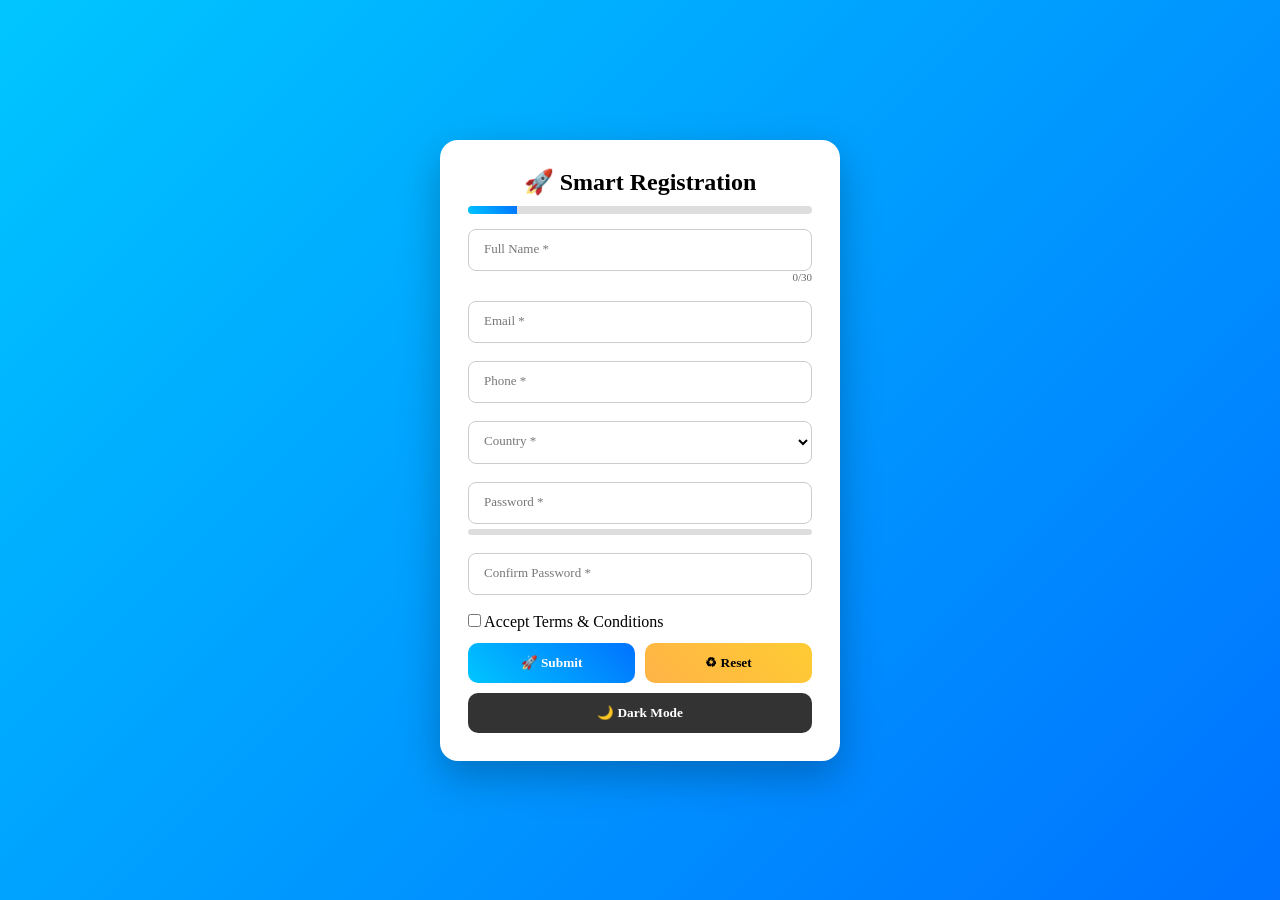
<file: index.html>
<!DOCTYPE html>
<html lang="en">
<head>
<meta charset="UTF-8">
<meta name="viewport" content="width=device-width, initial-scale=1.0">
<title>Professional Smart Form</title>

<style>
*{margin:0;padding:0;box-sizing:border-box;font-family:Poppins}

body{
height:100vh;
display:flex;
justify-content:center;
align-items:center;
background:linear-gradient(135deg,#00c6ff,#0072ff);
transition:.4s;
}

body.dark{
background:linear-gradient(135deg,#141e30,#243b55);
color:#fff;
}

.container{
width:400px;
background:#fff;
padding:28px;
border-radius:18px;
box-shadow:0 15px 40px rgba(0,0,0,.25);
}

body.dark .container{background:#1f1f1f}

h2{text-align:center;margin-bottom:10px}

/* Progress Bar */
.progress{
height:8px;
background:#ddd;
border-radius:10px;
margin-bottom:15px;
overflow:hidden;
}
.progress-bar{
height:100%;
width:0%;
background:linear-gradient(45deg,#00c6ff,#0072ff);
transition:.3s;
}

/* Floating Inputs */
.field{position:relative;margin-bottom:18px}

.field input,.field select{
width:100%;
padding:12px;
border-radius:8px;
border:1px solid #ccc;
outline:none;
background:none;
}

.field label{
position:absolute;
top:12px;
left:12px;
font-size:13px;
color:#777;
transition:.3s;
background:#fff;
padding:0 4px;
}

body.dark .field label{background:#1f1f1f}

.field input:focus+label,
.field input:not(:placeholder-shown)+label,
.field select:focus+label{
top:-8px;
font-size:11px;
color:#0072ff;
}

/* Strength */
.strength{height:6px;background:#ddd;border-radius:6px;margin-top:5px}
.bar{height:100%;width:0%;background:red}

/* Buttons */
.buttons{display:flex;gap:10px}
button{
flex:1;
padding:12px;
border:none;
border-radius:10px;
cursor:pointer;
font-weight:600;
color:white;
transition:.3s;
}

.submit{background:linear-gradient(45deg,#00c6ff,#0072ff)}
.reset{background:linear-gradient(45deg,#ffb347,#ffcc33);color:black}

button:hover{transform:scale(1.05)}

.darkbtn{
margin-top:10px;
width:100%;
background:#333;
}

.counter{
font-size:11px;
text-align:right;
color:#666;
}

/* Success Card */
.success{
display:none;
margin-top:12px;
padding:15px;
background:#28a745;
color:white;
border-radius:10px;
text-align:center;
animation:fade .5s;
}

@keyframes fade{
from{opacity:0;transform:scale(.9)}
to{opacity:1;transform:scale(1)}
}
</style>
</head>

<body>

<div class="container">

<h2>🚀 Smart Registration</h2>

<div class="progress">
<div class="progress-bar" id="progress"></div>
</div>

<form id="form">

<div class="field">
<input type="text" id="name" placeholder=" " required>
<label>Full Name *</label>
<div class="counter" id="count">0/30</div>
</div>

<div class="field">
<input type="email" id="email" placeholder=" " required>
<label>Email *</label>
</div>

<div class="field">
<input type="tel" id="phone" placeholder=" " required>
<label>Phone *</label>
</div>

<div class="field">
<select id="country" required>
<option value=""></option>
<option>India</option>
<option>USA</option>
<option>UK</option>
</select>
<label>Country *</label>
</div>

<div class="field">
<input type="password" id="password" placeholder=" " required>
<label>Password *</label>
<div class="strength"><div class="bar" id="bar"></div></div>
</div>

<div class="field">
<input type="password" id="confirm" placeholder=" " required>
<label>Confirm Password *</label>
</div>

<div style="margin-bottom:12px">
<input type="checkbox" required> Accept Terms & Conditions
</div>

<div class="buttons">
<button class="submit">🚀 Submit</button>
<button type="reset" class="reset">♻ Reset</button>
</div>

</form>

<button class="darkbtn" onclick="toggleDark()">🌙 Dark Mode</button>

<div class="success" id="success">
✅ Registration Successful!
</div>

</div>

<script>

const inputs=document.querySelectorAll("input,select");
const progress=document.getElementById("progress");

/* Progress Calculation */
function updateProgress(){
let filled=0;
inputs.forEach(i=>{ if(i.value) filled++; });
progress.style.width=(filled/inputs.length*100)+"%";
}
inputs.forEach(i=>i.addEventListener("input",updateProgress));

/* Character Counter */
const nameInput=document.getElementById("name");
const counter=document.getElementById("count");
nameInput.addEventListener("input",()=>{
counter.textContent=nameInput.value.length+"/30";
});

/* Password Strength */
const pass=document.getElementById("password");
const bar=document.getElementById("bar");

pass.addEventListener("input",()=>{
let v=pass.value.length;
if(v<4){bar.style.width="30%";bar.style.background="red";}
else if(v<8){bar.style.width="70%";bar.style.background="orange";}
else{bar.style.width="100%";bar.style.background="green";}
});

/* Dark Mode */
function toggleDark(){
document.body.classList.toggle("dark");
}

/* Auto Save Form */
inputs.forEach(i=>{
i.addEventListener("input",()=>{
localStorage.setItem(i.id,i.value);
});
});

/* Restore Data */
window.onload=()=>{
inputs.forEach(i=>{
if(localStorage.getItem(i.id))
i.value=localStorage.getItem(i.id);
});
updateProgress();
};

/* Submit */
document.getElementById("form").addEventListener("submit",function(e){
e.preventDefault();

if(pass.value!==document.getElementById("confirm").value){
alert("Passwords not matching");
return;
}

document.getElementById("success").style.display="block";
localStorage.clear();
this.reset();
updateProgress();
bar.style.width="0%";
});
</script>

</body>
</html>
</file>
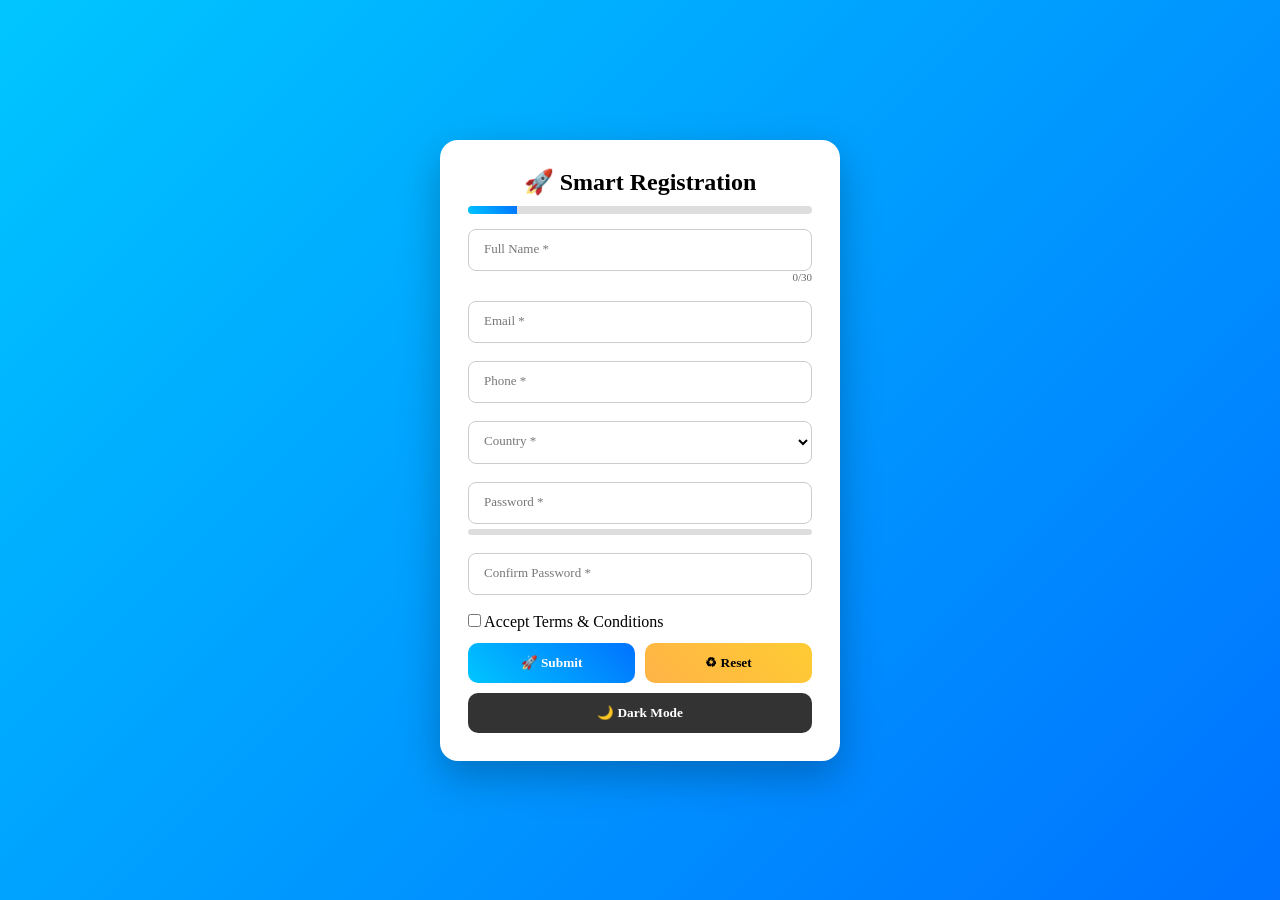
<file: form-v1/index.html>
<!DOCTYPE html>
<html lang="en">
<head>
<meta charset="UTF-8">
<meta name="viewport" content="width=device-width, initial-scale=1.0">
<title>Professional Smart Form</title>

<style>
*{margin:0;padding:0;box-sizing:border-box;font-family:Poppins}

body{
height:100vh;
display:flex;
justify-content:center;
align-items:center;
background:linear-gradient(135deg,#00c6ff,#0072ff);
transition:.4s;
}

body.dark{
background:linear-gradient(135deg,#141e30,#243b55);
color:#fff;
}

.container{
width:400px;
background:#fff;
padding:28px;
border-radius:18px;
box-shadow:0 15px 40px rgba(0,0,0,.25);
}

body.dark .container{background:#1f1f1f}

h2{text-align:center;margin-bottom:10px}

/* Progress Bar */
.progress{
height:8px;
background:#ddd;
border-radius:10px;
margin-bottom:15px;
overflow:hidden;
}
.progress-bar{
height:100%;
width:0%;
background:linear-gradient(45deg,#00c6ff,#0072ff);
transition:.3s;
}

/* Floating Inputs */
.field{position:relative;margin-bottom:18px}

.field input,.field select{
width:100%;
padding:12px;
border-radius:8px;
border:1px solid #ccc;
outline:none;
background:none;
}

.field label{
position:absolute;
top:12px;
left:12px;
font-size:13px;
color:#777;
transition:.3s;
background:#fff;
padding:0 4px;
}

body.dark .field label{background:#1f1f1f}

.field input:focus+label,
.field input:not(:placeholder-shown)+label,
.field select:focus+label{
top:-8px;
font-size:11px;
color:#0072ff;
}

/* Strength */
.strength{height:6px;background:#ddd;border-radius:6px;margin-top:5px}
.bar{height:100%;width:0%;background:red}

/* Buttons */
.buttons{display:flex;gap:10px}
button{
flex:1;
padding:12px;
border:none;
border-radius:10px;
cursor:pointer;
font-weight:600;
color:white;
transition:.3s;
}

.submit{background:linear-gradient(45deg,#00c6ff,#0072ff)}
.reset{background:linear-gradient(45deg,#ffb347,#ffcc33);color:black}

button:hover{transform:scale(1.05)}

.darkbtn{
margin-top:10px;
width:100%;
background:#333;
}

.counter{
font-size:11px;
text-align:right;
color:#666;
}

/* Success Card */
.success{
display:none;
margin-top:12px;
padding:15px;
background:#28a745;
color:white;
border-radius:10px;
text-align:center;
animation:fade .5s;
}

@keyframes fade{
from{opacity:0;transform:scale(.9)}
to{opacity:1;transform:scale(1)}
}
</style>
</head>

<body>

<div class="container">

<h2>🚀 Smart Registration</h2>

<div class="progress">
<div class="progress-bar" id="progress"></div>
</div>

<form id="form">

<div class="field">
<input type="text" id="name" placeholder=" " required>
<label>Full Name *</label>
<div class="counter" id="count">0/30</div>
</div>

<div class="field">
<input type="email" id="email" placeholder=" " required>
<label>Email *</label>
</div>

<div class="field">
<input type="tel" id="phone" placeholder=" " required>
<label>Phone *</label>
</div>

<div class="field">
<select id="country" required>
<option value=""></option>
<option>India</option>
<option>USA</option>
<option>UK</option>
</select>
<label>Country *</label>
</div>

<div class="field">
<input type="password" id="password" placeholder=" " required>
<label>Password *</label>
<div class="strength"><div class="bar" id="bar"></div></div>
</div>

<div class="field">
<input type="password" id="confirm" placeholder=" " required>
<label>Confirm Password *</label>
</div>

<div style="margin-bottom:12px">
<input type="checkbox" required> Accept Terms & Conditions
</div>

<div class="buttons">
<button class="submit">🚀 Submit</button>
<button type="reset" class="reset">♻ Reset</button>
</div>

</form>

<button class="darkbtn" onclick="toggleDark()">🌙 Dark Mode</button>

<div class="success" id="success">
✅ Registration Successful!
</div>

</div>

<script>

const inputs=document.querySelectorAll("input,select");
const progress=document.getElementById("progress");

/* Progress Calculation */
function updateProgress(){
let filled=0;
inputs.forEach(i=>{ if(i.value) filled++; });
progress.style.width=(filled/inputs.length*100)+"%";
}
inputs.forEach(i=>i.addEventListener("input",updateProgress));

/* Character Counter */
const nameInput=document.getElementById("name");
const counter=document.getElementById("count");
nameInput.addEventListener("input",()=>{
counter.textContent=nameInput.value.length+"/30";
});

/* Password Strength */
const pass=document.getElementById("password");
const bar=document.getElementById("bar");

pass.addEventListener("input",()=>{
let v=pass.value.length;
if(v<4){bar.style.width="30%";bar.style.background="red";}
else if(v<8){bar.style.width="70%";bar.style.background="orange";}
else{bar.style.width="100%";bar.style.background="green";}
});

/* Dark Mode */
function toggleDark(){
document.body.classList.toggle("dark");
}

/* Auto Save Form */
inputs.forEach(i=>{
i.addEventListener("input",()=>{
localStorage.setItem(i.id,i.value);
});
});

/* Restore Data */
window.onload=()=>{
inputs.forEach(i=>{
if(localStorage.getItem(i.id))
i.value=localStorage.getItem(i.id);
});
updateProgress();
};

/* Submit */
document.getElementById("form").addEventListener("submit",function(e){
e.preventDefault();

if(pass.value!==document.getElementById("confirm").value){
alert("Passwords not matching");
return;
}

document.getElementById("success").style.display="block";
localStorage.clear();
this.reset();
updateProgress();
bar.style.width="0%";
});
</script>

</body>
</html>
</file>
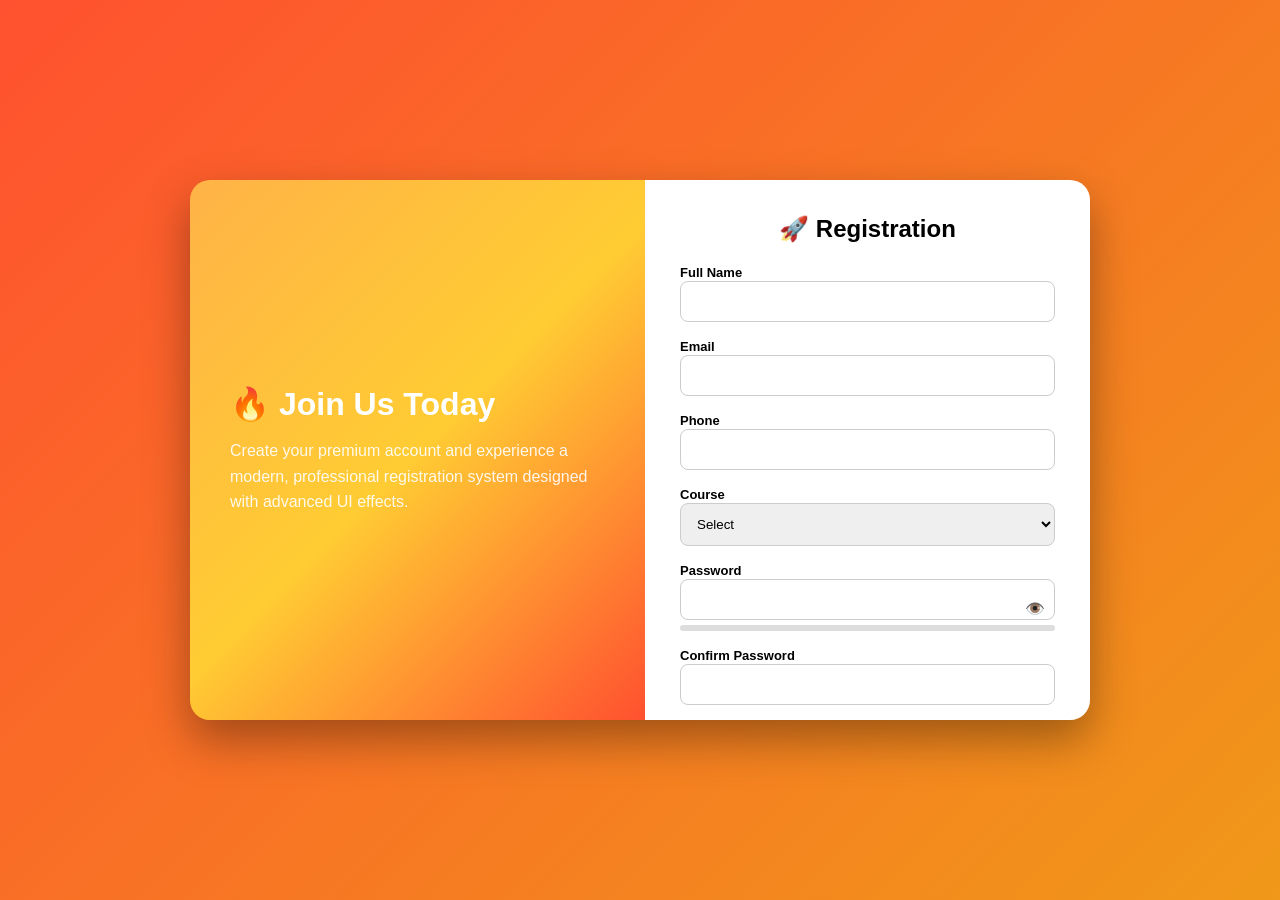
<file: form-v2/index.html>
<!DOCTYPE html>
<html>
<head>
<meta name="viewport" content="width=device-width, initial-scale=1.0">
<title>Premium Registration Form V2</title>

<style>
*{margin:0;padding:0;box-sizing:border-box;font-family:Poppins,sans-serif}

body{
height:100vh;
display:flex;
justify-content:center;
align-items:center;
background:linear-gradient(135deg,#ff512f,#f09819);
transition:.4s;
}

body.dark{
background:linear-gradient(135deg,#141e30,#243b55);
color:#fff;
}

.main{
width:900px;
height:540px;
display:flex;
border-radius:20px;
overflow:hidden;
box-shadow:0 20px 45px rgba(0,0,0,.35);
}

/* LEFT PANEL */
.left{
flex:1;
background:linear-gradient(135deg,#ffb347,#ffcc33,#ff512f);
color:white;
padding:40px;
display:flex;
flex-direction:column;
justify-content:center;
}

.left h1{
font-size:32px;
margin-bottom:15px;
}

.left p{
line-height:1.6;
opacity:.9;
}

/* RIGHT FORM */
.right{
flex:1;
background:white;
padding:35px;
overflow:auto;
}

body.dark .right{background:#1f1f1f}

h2{text-align:center;margin-bottom:20px}

.field{margin-bottom:15px;position:relative}

input,select{
width:100%;
padding:12px;
border-radius:8px;
border:1px solid #ccc;
outline:none;
transition:.3s;
}

input:focus{
border-color:#ff512f;
box-shadow:0 0 8px rgba(255,81,47,.4);
}

label{
font-size:13px;
font-weight:600;
}

/* Password eye */
.eye{
position:absolute;
right:10px;
top:38px;
cursor:pointer;
}

/* Strength */
.strength{
height:6px;
background:#ddd;
margin-top:5px;
border-radius:5px;
}
.bar{height:100%;width:0;background:red}

/* Buttons */
.buttons{
display:flex;
gap:10px;
margin-top:10px;
}

button{
flex:1;
padding:12px;
border:none;
border-radius:30px;
font-weight:600;
cursor:pointer;
transition:.3s;
}

.submit{
background:linear-gradient(45deg,#ff512f,#dd2476);
color:white;
box-shadow:0 6px 15px rgba(0,0,0,.3);
}

.reset{
background:linear-gradient(45deg,#ffd700,#ffb347);
}

button:hover{
transform:translateY(-3px) scale(1.04);
}

/* Dark button */
.darkbtn{
margin-top:10px;
width:100%;
background:#333;
color:white;
}

/* Success */
.success{
display:none;
margin-top:10px;
background:#28a745;
color:white;
padding:12px;
border-radius:10px;
text-align:center;
animation:pop .5s;
}

@keyframes pop{
from{transform:scale(.8);opacity:0}
to{transform:scale(1);opacity:1}
}

</style>
</head>

<body>

<div class="main">

<div class="left">
<h1>🔥 Join Us Today</h1>
<p>
Create your premium account and experience a modern,
professional registration system designed with advanced UI effects.
</p>
</div>

<div class="right">

<h2>🚀 Registration</h2>

<form id="form">

<div class="field">
<label>Full Name</label>
<input type="text" id="name" required>
</div>

<div class="field">
<label>Email</label>
<input type="email" id="email" required>
</div>

<div class="field">
<label>Phone</label>
<input type="tel" required>
</div>

<div class="field">
<label>Course</label>
<select required>
<option value="">Select</option>
<option>Web Development</option>
<option>AI / ML</option>
<option>Data Science</option>
</select>
</div>

<div class="field">
<label>Password</label>
<input type="password" id="password" required>
<span class="eye" onclick="togglePass()">👁️</span>
<div class="strength"><div class="bar" id="bar"></div></div>
</div>

<div class="field">
<label>Confirm Password</label>
<input type="password" id="confirm" required>
</div>

<label><input type="checkbox" required> Accept Terms</label>

<div class="buttons">
<button class="submit">🚀 Submit</button>
<button type="reset" class="reset">♻ Reset</button>
</div>

</form>

<button class="darkbtn" onclick="darkMode()">🌙 Dark Mode</button>

<div class="success" id="success">
✅ Registration Successful!
</div>

</div>
</div>

<script>

function darkMode(){
document.body.classList.toggle("dark");
}

function togglePass(){
let p=document.getElementById("password");
p.type=p.type==="password"?"text":"password";
}

/* Password Strength */
const pass=document.getElementById("password");
const bar=document.getElementById("bar");

pass.addEventListener("input",()=>{
let v=pass.value.length;
if(v<4){bar.style.width="30%";bar.style.background="red";}
else if(v<8){bar.style.width="70%";bar.style.background="orange";}
else{bar.style.width="100%";bar.style.background="green";}
});

/* Submit */
document.getElementById("form").addEventListener("submit",function(e){
e.preventDefault();

if(pass.value!==document.getElementById("confirm").value){
alert("Password not matching");
return;
}

document.getElementById("success").style.display="block";
this.reset();
bar.style.width="0";
});

</script>

</body>
</html>
</file>
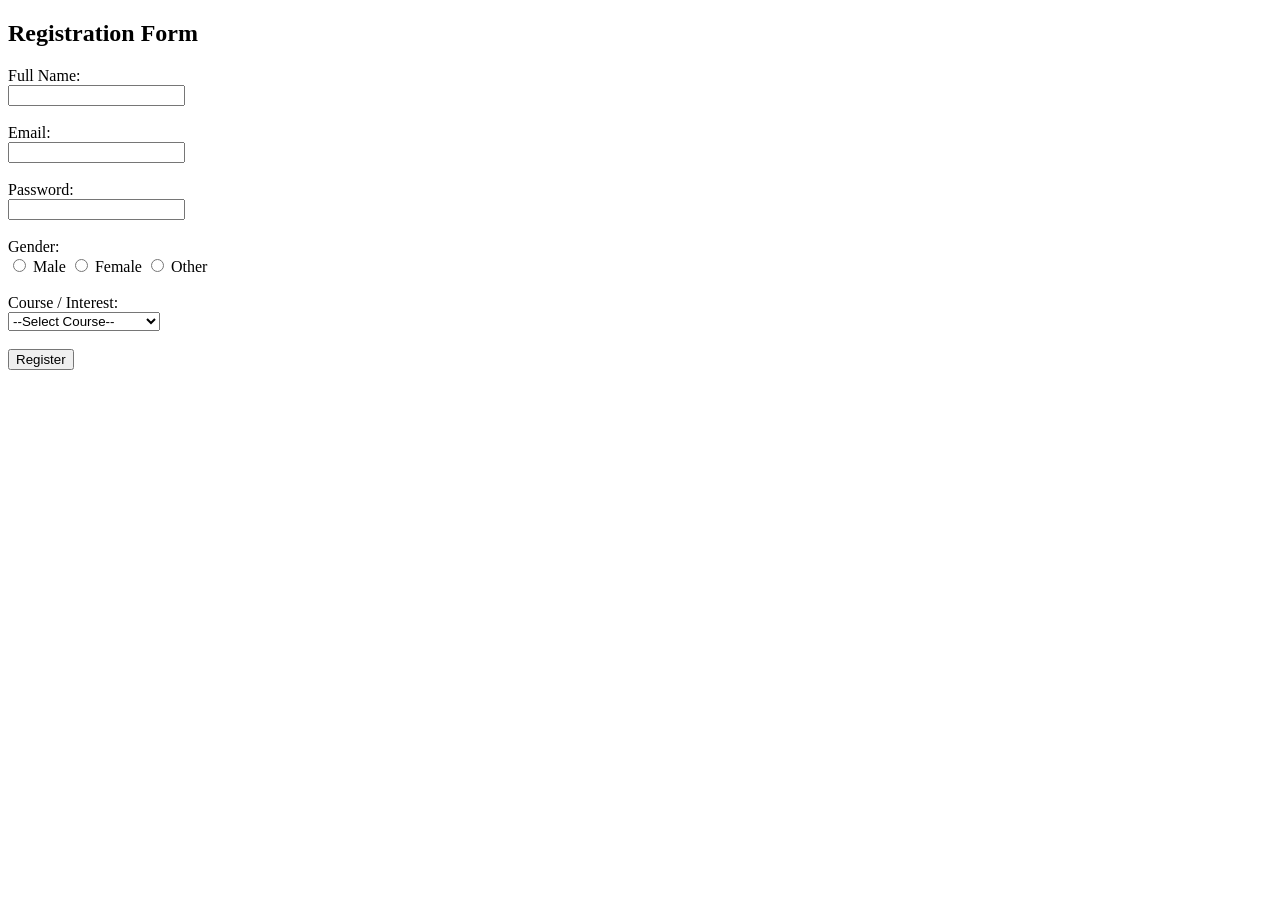
<file: RG-FORM/index.html>
<!DOCTYPE html>
<html>
<head>
    <title>Registration Form</title>
</head>

<body>

    <h2>Registration Form</h2>

    <form>

        <!-- Full Name -->
        <label>Full Name:</label><br>
        <input type="text" name="fullname" required>
        <br><br>

        <!-- Email -->
        <label>Email:</label><br>
        <input type="email" name="email" required>
        <br><br>

        <!-- Password -->
        <label>Password:</label><br>
        <input type="password" name="password" required>
        <br><br>

        <!-- Gender -->
        <label>Gender:</label><br>
        <input type="radio" name="gender" value="Male"> Male
        <input type="radio" name="gender" value="Female"> Female
        <input type="radio" name="gender" value="Other"> Other
        <br><br>

        <!-- Course Dropdown -->
        <label>Course / Interest:</label><br>
        <select name="course" required>
            <option value="">--Select Course--</option>
            <option>Web Development</option>
            <option>AI / Machine Learning</option>
            <option>Data Science</option>
            <option>App Development</option>
        </select>
        <br><br>

        <!-- Submit Button -->
        <input type="submit" value="Register">

    </form>

</body>
</html>
</file>
